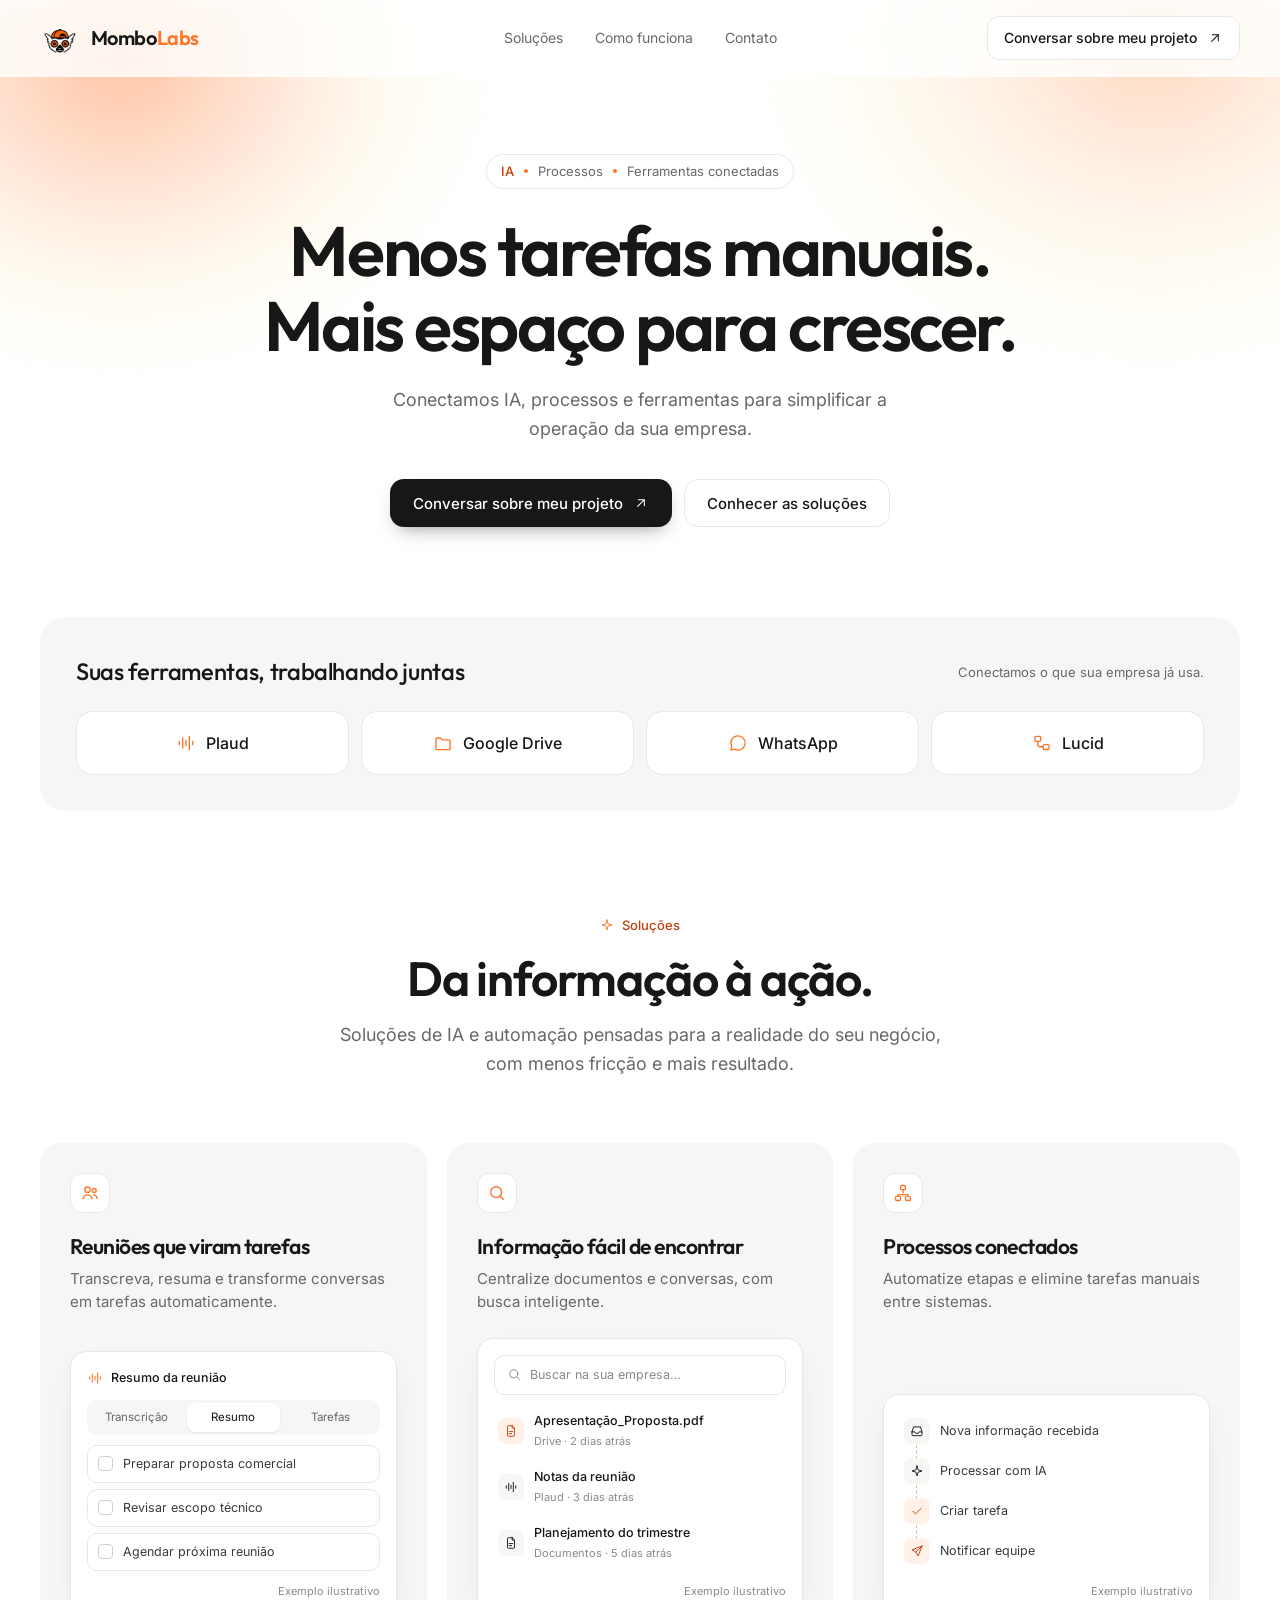
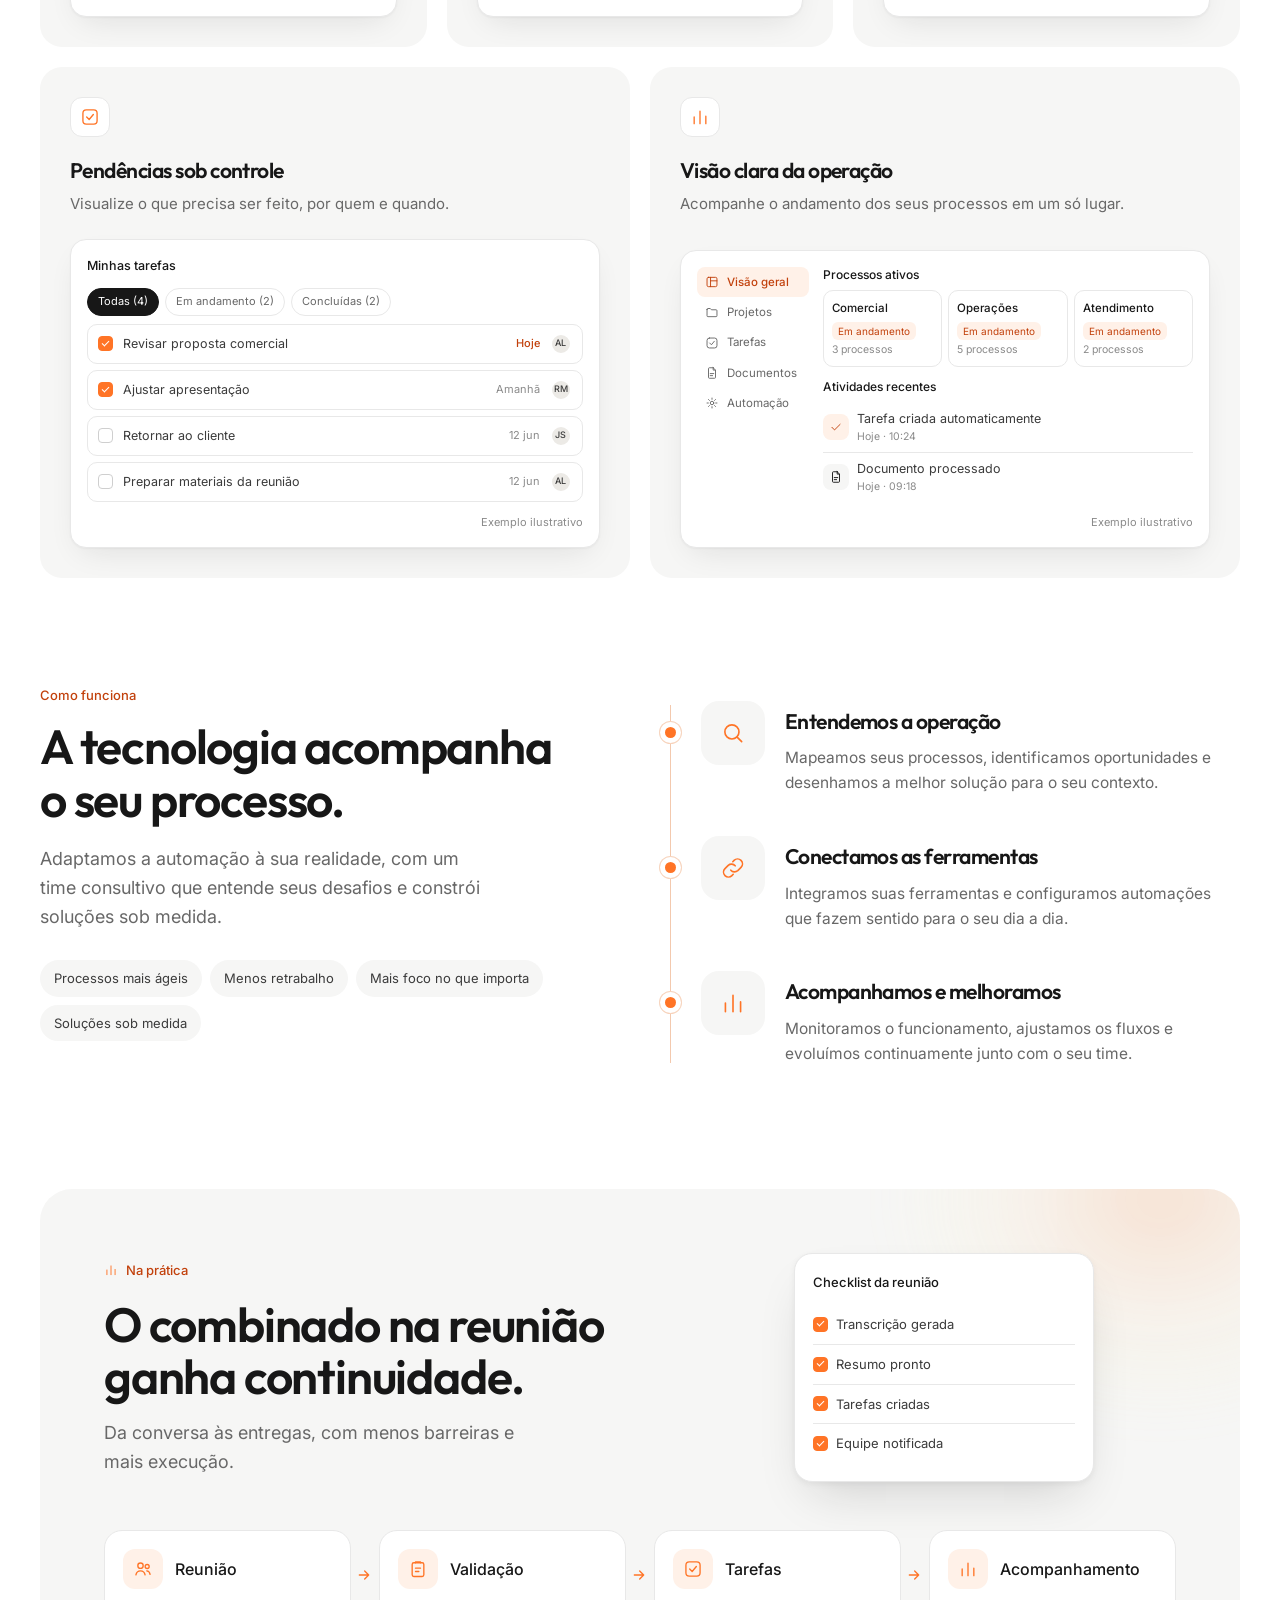
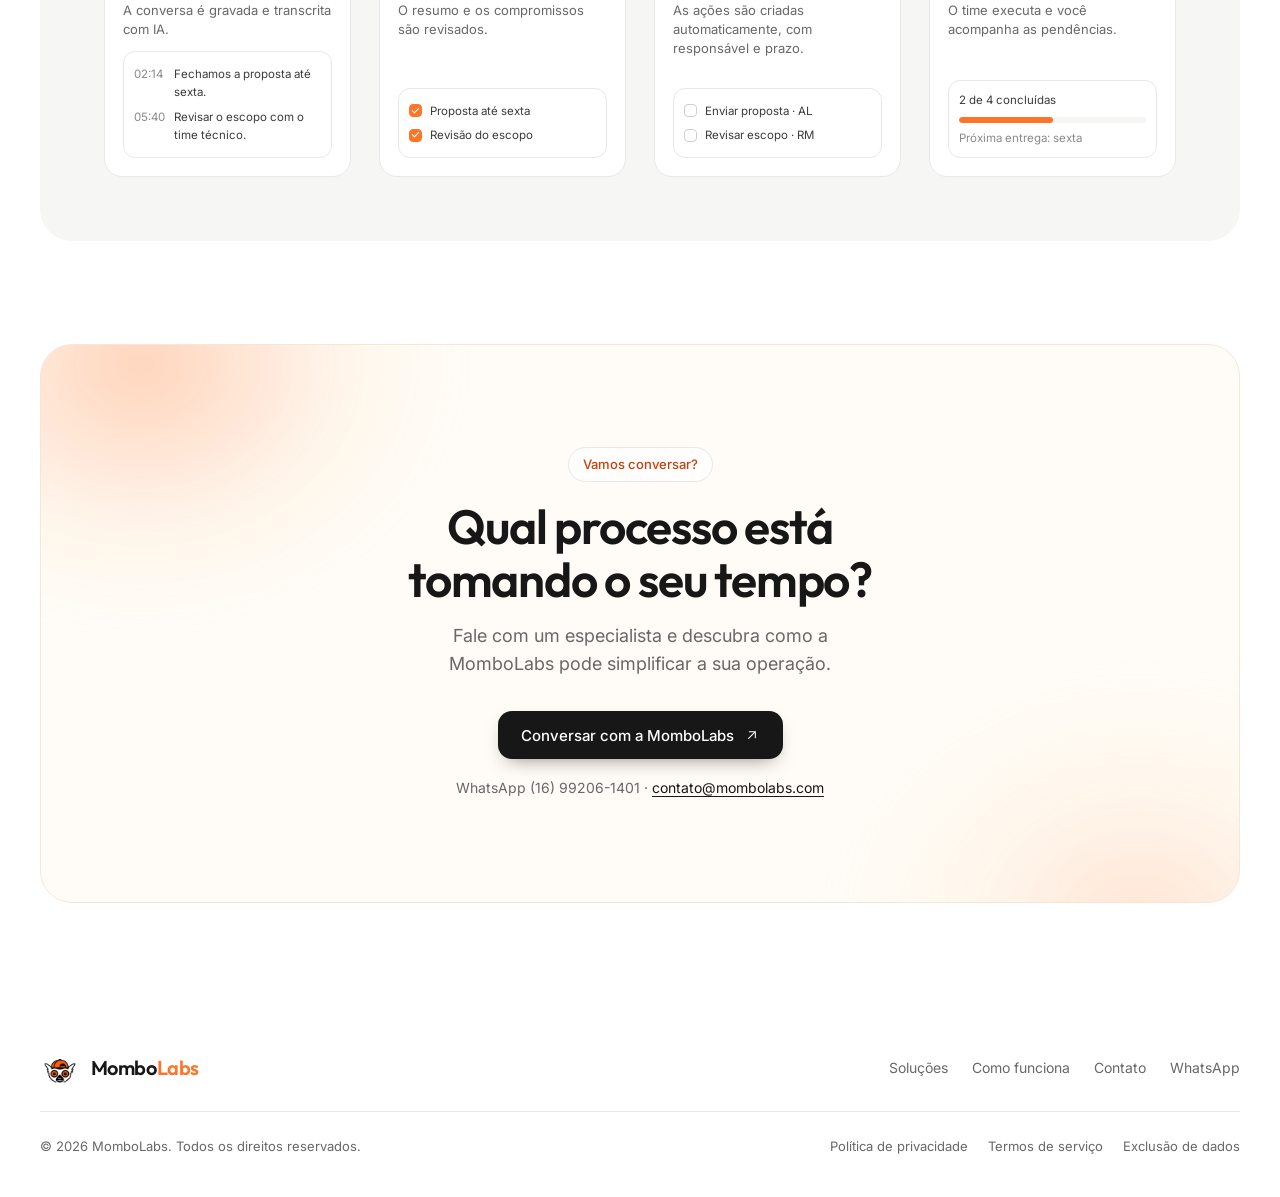
<file: index.html>
<!DOCTYPE html>
<html lang="pt-BR">
<head>
<meta charset="utf-8">
<meta name="viewport" content="width=device-width, initial-scale=1">
<title>MomboLabs — Menos tarefas manuais. Mais espaço para crescer.</title>
<meta name="description" content="A MomboLabs conecta IA, processos e ferramentas para simplificar a operação da sua empresa: reuniões que viram tarefas, informação fácil de encontrar e processos conectados.">
<meta name="theme-color" content="#FFFFFF">
<link rel="icon" type="image/png" href="./favicon.png">
<link rel="apple-touch-icon" href="./apple-touch-icon.png">
<link rel="canonical" href="https://mombolabs.com/">
<meta property="og:type" content="website">
<meta property="og:url" content="https://mombolabs.com/">
<meta property="og:locale" content="pt_BR">
<meta property="og:title" content="MomboLabs — Menos tarefas manuais. Mais espaço para crescer.">
<meta property="og:description" content="Conectamos IA, processos e ferramentas para simplificar a operação da sua empresa.">
<meta property="og:image" content="https://mombolabs.com/images/og-image.png">
<meta property="og:image:width" content="1200">
<meta property="og:image:height" content="630">
<meta name="twitter:card" content="summary_large_image">
<meta name="twitter:title" content="MomboLabs — Menos tarefas manuais. Mais espaço para crescer.">
<meta name="twitter:description" content="Conectamos IA, processos e ferramentas para simplificar a operação da sua empresa.">
<meta name="twitter:image" content="https://mombolabs.com/images/og-image.png">
<script type="application/ld+json">
{"@context":"https://schema.org","@type":"ProfessionalService","name":"MomboLabs","url":"https://mombolabs.com/","email":"contato@mombolabs.com","telephone":"+55 16 99206-1401","description":"IA, automação e integração de processos para empresas.","areaServed":"BR"}
</script>
<link rel="preconnect" href="https://fonts.googleapis.com">
<link rel="preconnect" href="https://fonts.gstatic.com" crossorigin>
<link rel="stylesheet" href="https://fonts.googleapis.com/css2?family=Inter:wght@400;500&family=Outfit:wght@500;600&display=swap">
<style>
  :root {
    --bg: #FFFFFF;
    --surface: #F6F6F5;
    --text: #171717;
    --muted: #686868;
    --accent: #FF7426;
    --accent-ink: #C2410C;
    --accent-soft: #FFF1E8;
    --border: #E8E8E8;
    --font-display: "Outfit", system-ui, sans-serif;
    --font-body: "Inter", system-ui, sans-serif;
    --container: 1200px;
    --gutter: 24px;
    --section-y: clamp(56px, 8vw, 120px);
    --radius-card: 22px;
    --radius-ui: 14px;
    --shadow-ui: 0 1px 2px rgba(23,23,23,.04), 0 12px 32px -12px rgba(23,23,23,.12);
    --shadow-float: 0 2px 6px rgba(23,23,23,.05), 0 24px 48px -18px rgba(23,23,23,.18);
    --ease: cubic-bezier(.2,.7,.2,1);
    --dur: 200ms;
  }
  *, *::before, *::after { box-sizing: border-box; }
  html { scroll-behavior: smooth; -webkit-text-size-adjust: 100%; }
  body { margin: 0; background: var(--bg); color: var(--text); font-family: var(--font-body); font-size: 17px; line-height: 1.6; -webkit-font-smoothing: antialiased; overflow-x: clip; }
  img, svg { display: block; }
  a { color: inherit; }
  h1, h2, h3, h4 { font-family: var(--font-display); font-weight: 600; letter-spacing: -0.025em; margin: 0; color: var(--text); text-wrap: balance; }
  p { margin: 0; }
  ul, ol { margin: 0; padding: 0; list-style: none; }
  :focus-visible { outline: 2px solid var(--accent-ink); outline-offset: 3px; border-radius: 6px; }
  ::selection { background: var(--accent-soft); color: var(--text); }

  .container { width: 100%; max-width: calc(var(--container) + var(--gutter) * 2); margin: 0 auto; padding: 0 var(--gutter); }
  .section { padding-block: var(--section-y); }
  .eyebrow { display: inline-flex; align-items: center; gap: 8px; font-size: 13px; font-weight: 500; color: var(--accent-ink); }
  .eyebrow svg { color: var(--accent); }
  .h2 { font-size: clamp(30px, 1rem + 2.6vw, 48px); line-height: 1.1; }
  .lead { color: var(--muted); font-size: clamp(16px, .9rem + .3vw, 18px); line-height: 1.6; }
  .section-head { text-align: center; max-width: 640px; margin: 0 auto clamp(40px, 5vw, 64px); }
  .section-head .h2 { margin: 12px 0 16px; }
  .ico { width: 20px; height: 20px; fill: none; stroke: currentColor; stroke-width: 1.6; stroke-linecap: round; stroke-linejoin: round; flex-shrink: 0; }

  /* Botões */
  .btn { display: inline-flex; align-items: center; justify-content: center; gap: 10px; min-height: 48px; padding: 0 22px; border-radius: var(--radius-ui); font: 500 15px/1 var(--font-body); text-decoration: none; cursor: pointer; border: 1px solid transparent; transition: background var(--dur) var(--ease), border-color var(--dur) var(--ease), transform var(--dur) var(--ease), box-shadow var(--dur) var(--ease); }
  .btn .ico { width: 16px; height: 16px; }
  .btn-dark { background: var(--text); color: #fff; box-shadow: 0 8px 20px -10px rgba(23,23,23,.6); }
  .btn-dark:hover { background: #000; transform: translateY(-1px); }
  .btn-light { background: #fff; color: var(--text); border-color: var(--border); }
  .btn-light:hover { border-color: #CFCFCF; background: #FCFCFB; transform: translateY(-1px); }
  .btn-sm { min-height: 44px; padding: 0 16px; font-size: 14px; border-radius: 12px; }

  /* Reflexos de luz */
  .glow { position: absolute; pointer-events: none; z-index: 0; filter: blur(20px); }
  .glow-l { top: -260px; left: -260px; width: 760px; height: 640px; background: radial-gradient(closest-side, rgba(255,116,38,.42), rgba(255,170,120,.26) 45%, rgba(255,226,150,.14) 70%, transparent); }
  .glow-r { top: -300px; right: -280px; width: 820px; height: 680px; background: radial-gradient(closest-side, rgba(255,150,80,.36), rgba(255,205,160,.24) 45%, rgba(255,236,170,.14) 70%, transparent); }

  /* Cabeçalho */
  .header { position: sticky; top: 0; z-index: 50; background: rgba(255,255,255,.82); backdrop-filter: saturate(1.4) blur(12px); -webkit-backdrop-filter: saturate(1.4) blur(12px); border-bottom: 1px solid transparent; transition: border-color var(--dur) var(--ease); }
  .header.is-scrolled { border-bottom-color: var(--border); }
  .header-inner { display: grid; grid-template-columns: 1fr auto 1fr; align-items: center; gap: 16px; height: 76px; }
  .brand { display: inline-flex; align-items: center; gap: 10px; text-decoration: none; justify-self: start; }
  .brand img { height: 30px; width: auto; }
  .brand span { font: 600 20px/1 var(--font-display); letter-spacing: -0.02em; }
  .brand b { font-weight: 600; color: var(--accent); }
  .nav { display: flex; gap: 4px; }
  .nav a { font-size: 14px; color: var(--muted); text-decoration: none; padding: 10px 14px; border-radius: 10px; transition: color var(--dur) var(--ease), background var(--dur) var(--ease); }
  .nav a:hover { color: var(--text); background: var(--surface); }
  .header .btn { justify-self: end; }

  /* Hero */
  .hero { position: relative; overflow: hidden; padding: clamp(40px, 6vw, 88px) 0 clamp(56px, 7vw, 104px); margin-top: -76px; padding-top: calc(76px + clamp(40px, 6vw, 88px)); }
  .hero .container { position: static; }
  .hero-copy { position: relative; z-index: 2; }
  .hero-copy { max-width: 760px; margin: 0 auto; text-align: center; }
  .pill { display: inline-flex; align-items: center; gap: 10px; padding: 6px 14px; border-radius: 999px; background: rgba(255,255,255,.75); border: 1px solid var(--border); font-size: 13px; color: var(--muted); }
  .pill i { width: 4px; height: 4px; border-radius: 50%; background: var(--accent); }
  .pill .tag { color: var(--accent-ink); font-weight: 500; }
  .hero h1 { font-size: clamp(38px, 1.2rem + 4.6vw, 70px); line-height: 1.08; letter-spacing: -0.035em; margin: 24px 0 22px; }
  .hero h1 span { display: block; }
  .hero .lead { max-width: 520px; margin: 0 auto 36px; }
  .hero-ctas { display: flex; gap: 12px; justify-content: center; flex-wrap: wrap; }

  .float { position: absolute; z-index: 1; width: 236px; background: #fff; border: 1px solid var(--border); border-radius: 18px; padding: 16px; box-shadow: var(--shadow-float); font-size: 12px; }
  .float-l { left: max(24px, calc(50% - 690px)); top: 210px; transform: perspective(900px) rotateY(10deg) rotate(-5deg); }
  .float-r { right: max(24px, calc(50% - 690px)); top: 170px; transform: perspective(900px) rotateY(-10deg) rotate(4deg); }
  .float-top { display: flex; align-items: center; gap: 10px; margin-bottom: 12px; }
  .badge-ico { width: 32px; height: 32px; border-radius: 10px; display: grid; place-items: center; background: var(--accent); color: #fff; }
  .badge-ico .ico { width: 16px; height: 16px; }
  .float strong { display: block; font: 500 13px/1.3 var(--font-body); }
  .float small { color: var(--muted); font-size: 11px; }
  .checks li { display: flex; align-items: center; gap: 8px; padding: 6px 0; color: #3B3B3B; }
  .cb { width: 15px; height: 15px; border-radius: 4px; border: 1.5px solid #CFCFCF; flex-shrink: 0; display: grid; place-items: center; }
  .cb.on { background: var(--accent); border-color: var(--accent); }
  .cb.on::after { content: ""; width: 7px; height: 4px; border-left: 1.6px solid #fff; border-bottom: 1.6px solid #fff; transform: rotate(-45deg) translate(1px, -1px); }
  .float-foot { display: flex; align-items: center; justify-content: space-between; margin-top: 10px; }
  .avatars { display: flex; }
  .avatars span { width: 24px; height: 24px; border-radius: 50%; border: 2px solid #fff; margin-left: -6px; display: grid; place-items: center; font-size: 9px; font-weight: 500; color: #3B3B3B; background: #ECEAE6; }
  .avatars span:first-child { margin-left: 0; }
  .avatars span:nth-child(2) { background: #FBE3D3; }
  .avatars span:nth-child(3) { background: #E4E6EA; }
  .mic { width: 34px; height: 34px; border-radius: 50%; display: grid; place-items: center; color: var(--accent); background: var(--accent-soft); }
  .mic .ico { width: 16px; height: 16px; }
  .flow-list li { display: flex; align-items: center; gap: 10px; padding: 8px; border-radius: 10px; border: 1px solid var(--border); margin-top: 6px; color: #3B3B3B; }
  .mini-ico { width: 26px; height: 26px; border-radius: 8px; display: grid; place-items: center; background: var(--surface); color: var(--text); flex-shrink: 0; }
  .mini-ico .ico { width: 14px; height: 14px; }
  .mini-ico.ok { background: var(--accent-soft); color: var(--accent-ink); }

  /* Integrações */
  .integrations { padding-bottom: var(--section-y); }
  .int-band { background: var(--surface); border-radius: 26px; padding: clamp(24px, 3vw, 36px); display: grid; grid-template-columns: 1fr auto; gap: 20px 32px; align-items: center; }
  .int-band h2 { font-size: clamp(20px, 1rem + .6vw, 24px); font-weight: 500; letter-spacing: -0.015em; }
  .int-band > p { font-size: 13px; color: var(--muted); justify-self: end; }
  .tools { grid-column: 1 / -1; display: grid; grid-template-columns: repeat(4, 1fr); gap: 12px; }
  .tool { display: flex; align-items: center; justify-content: center; gap: 10px; min-height: 64px; padding: 0 16px; background: #fff; border: 1px solid var(--border); border-radius: 16px; font: 500 16px/1 var(--font-body); }
  .tool .ico { color: var(--accent); }

  /* Soluções */
  .grid-sol { display: grid; grid-template-columns: repeat(6, 1fr); gap: 20px; }
  .card { background: var(--surface); border-radius: var(--radius-card); padding: clamp(22px, 2.4vw, 30px); display: flex; flex-direction: column; transition: transform var(--dur) var(--ease), box-shadow var(--dur) var(--ease); }
  .card:hover { transform: translateY(-3px); box-shadow: 0 18px 40px -26px rgba(23,23,23,.35); }
  .grid-sol .card { grid-column: span 2; }
  .grid-sol .card.wide { grid-column: span 3; }
  .card-ico { width: 40px; height: 40px; border-radius: 12px; background: #fff; border: 1px solid var(--border); display: grid; place-items: center; color: var(--accent); margin-bottom: 20px; }
  .card h3 { font-size: clamp(20px, 1rem + .4vw, 22px); line-height: 1.25; margin-bottom: 8px; }
  .card > p { color: var(--muted); font-size: 15px; line-height: 1.55; margin-bottom: 24px; }

  .ui { margin-top: auto; background: #fff; border: 1px solid var(--border); border-radius: 16px; padding: 16px; box-shadow: var(--shadow-ui); font-size: 12.5px; color: #3B3B3B; }
  .ui-title { display: flex; align-items: center; gap: 8px; font-weight: 500; color: var(--text); margin-bottom: 12px; }
  .ui-title .ico { width: 16px; height: 16px; color: var(--accent); }
  .ui-note { display: block; text-align: right; font-size: 11px; color: #8A8A8A; margin-top: 12px; }
  .tabs { display: flex; gap: 4px; padding: 3px; background: var(--surface); border-radius: 10px; margin-bottom: 10px; }
  .tabs span { flex: 1; text-align: center; padding: 5px 6px; border-radius: 8px; color: var(--muted); font-size: 11.5px; }
  .tabs span.on { background: #fff; color: var(--text); box-shadow: 0 1px 2px rgba(0,0,0,.08); }
  .rows li { display: flex; align-items: center; gap: 10px; padding: 8px 10px; border: 1px solid var(--border); border-radius: 10px; margin-top: 6px; }
  .rows li .meta { margin-left: auto; color: #8A8A8A; font-size: 11px; white-space: nowrap; }
  .rows li .meta.hot { color: var(--accent-ink); font-weight: 500; }
  .rows .avatars span { width: 22px; height: 22px; }
  .search { display: flex; align-items: center; gap: 8px; padding: 9px 12px; border: 1px solid var(--border); border-radius: 10px; color: #8A8A8A; margin-bottom: 8px; }
  .search .ico { width: 15px; height: 15px; }
  .doc { display: flex; align-items: center; gap: 10px; padding: 8px 4px; }
  .doc b { display: block; font-weight: 500; color: var(--text); }
  .doc small { color: #8A8A8A; font-size: 11px; }
  .vflow { position: relative; padding-left: 4px; }
  .vflow li { position: relative; display: flex; align-items: center; gap: 10px; padding: 7px 0; }
  .vflow li:not(:last-child)::after { content: ""; position: absolute; left: 12px; top: 34px; height: 14px; border-left: 1.5px dashed #F5B48D; }
  .pills { display: flex; gap: 6px; margin-bottom: 8px; flex-wrap: wrap; }
  .pills span { padding: 4px 10px; border-radius: 999px; border: 1px solid var(--border); font-size: 11px; color: var(--muted); }
  .pills span.on { background: var(--text); border-color: var(--text); color: #fff; }
  .dash { display: grid; grid-template-columns: 112px 1fr; gap: 14px; }
  .side li { display: flex; align-items: center; gap: 8px; padding: 6px 8px; border-radius: 8px; color: var(--muted); font-size: 11.5px; }
  .side li .ico { width: 14px; height: 14px; }
  .side li.on { background: var(--accent-soft); color: var(--accent-ink); font-weight: 500; }
  .dash h4 { font: 500 12px/1.3 var(--font-body); letter-spacing: 0; margin-bottom: 8px; }
  .procs { display: grid; grid-template-columns: repeat(3, 1fr); gap: 6px; margin-bottom: 12px; }
  .procs div { border: 1px solid var(--border); border-radius: 10px; padding: 8px; }
  .procs b { display: block; font-weight: 500; color: var(--text); font-size: 11.5px; }
  .status { display: inline-block; margin: 4px 0 2px; padding: 1px 6px; border-radius: 6px; background: var(--accent-soft); color: var(--accent-ink); font-size: 10px; }
  .procs small { display: block; color: #8A8A8A; font-size: 10.5px; }
  .act li { display: flex; align-items: center; gap: 8px; padding: 6px 0; border-top: 1px solid var(--border); }
  .act li:first-child { border-top: 0; }
  .act small { display: block; color: #8A8A8A; font-size: 10.5px; }

  /* Método */
  .method { display: grid; grid-template-columns: 1fr 1.05fr; gap: clamp(40px, 6vw, 96px); align-items: start; }
  .method-copy { position: sticky; top: 120px; }
  .method-copy .h2 { margin: 12px 0 20px; }
  .method-copy .lead { max-width: 440px; margin-bottom: 28px; }
  .tags { display: flex; flex-wrap: wrap; gap: 8px; }
  .tags span { padding: 8px 14px; border-radius: 999px; background: var(--surface); font-size: 13px; color: #3B3B3B; }
  .steps { position: relative; }
  .steps::before { content: ""; position: absolute; left: 5px; top: 24px; bottom: 24px; border-left: 1px solid #F3C9AE; }
  .step { position: relative; display: grid; grid-template-columns: 64px 1fr; gap: 20px; padding: 20px 0 20px 36px; }
  .step::before { content: ""; position: absolute; left: 0; top: 46px; width: 11px; height: 11px; border-radius: 50%; background: var(--accent); box-shadow: 0 0 0 5px #fff, 0 0 0 6px #F7D3BC; }
  .step-ico { width: 64px; height: 64px; border-radius: 18px; background: var(--surface); display: grid; place-items: center; color: var(--accent); }
  .step-ico .ico { width: 26px; height: 26px; stroke-width: 1.5; }
  .step h3 { font-size: clamp(20px, 1rem + .4vw, 22px); margin: 4px 0 8px; }
  .step p { color: var(--muted); font-size: 15.5px; }

  /* Na prática */
  .practice { position: relative; overflow: hidden; background: var(--surface); border-radius: 32px; padding: clamp(28px, 5vw, 64px); }
  .practice .glow { top: -220px; right: -200px; width: 560px; height: 460px; opacity: .55; }
  .practice-top { position: relative; z-index: 1; display: grid; grid-template-columns: 1.1fr .9fr; gap: 40px; align-items: center; margin-bottom: clamp(32px, 4vw, 48px); }
  .practice-top .h2 { margin: 12px 0 16px; max-width: 520px; }
  .practice-top .lead { max-width: 440px; }
  .checklist { justify-self: center; width: min(100%, 300px); transform: rotate(-3deg); background: #fff; border: 1px solid var(--border); border-radius: 18px; padding: 18px; box-shadow: var(--shadow-float); font-size: 13px; }
  .checklist .checks li { border-top: 1px solid var(--border); padding: 9px 0; }
  .checklist .checks li:first-child { border-top: 0; }
  .pflow { position: relative; z-index: 1; display: grid; grid-template-columns: repeat(4, 1fr); gap: 28px; }
  .pstep { position: relative; background: #fff; border: 1px solid var(--border); border-radius: 18px; padding: 18px; display: flex; flex-direction: column; gap: 12px; }
  .pstep:not(:last-child)::after { content: ""; position: absolute; right: -22px; top: 36px; width: 16px; height: 16px; background: no-repeat center / 16px url("data:image/svg+xml,%3Csvg xmlns='http://www.w3.org/2000/svg' viewBox='0 0 24 24' fill='none' stroke='%23FF7426' stroke-width='2' stroke-linecap='round' stroke-linejoin='round'%3E%3Cpath d='M5 12h14M13 6l6 6-6 6'/%3E%3C/svg%3E"); }
  .pstep-head { display: flex; align-items: center; gap: 12px; }
  .pstep-head .card-ico { margin: 0; width: 40px; height: 40px; background: var(--accent-soft); border: 0; }
  .pstep h3 { font: 500 16px/1.25 var(--font-body); letter-spacing: 0; }
  .pstep p { font-size: 13px; color: var(--muted); line-height: 1.45; }
  .pvis { margin-top: auto; border: 1px solid var(--border); border-radius: 12px; padding: 10px; font-size: 11.5px; color: #3B3B3B; }
  .tline { display: grid; grid-template-columns: 34px 1fr; gap: 6px; padding: 3px 0; }
  .tline span:first-child { color: #8A8A8A; }
  .bar { height: 6px; border-radius: 999px; background: var(--surface); overflow: hidden; margin: 8px 0 6px; }
  .bar i { display: block; height: 100%; width: 50%; background: var(--accent); border-radius: inherit; }
  .pvis .checks li { padding: 3px 0; }
  .pvis .cb { width: 13px; height: 13px; }

  /* Contato */
  .cta { position: relative; overflow: hidden; border-radius: 32px; background: #FFFBF7; border: 1px solid #F6E6DA; padding: clamp(56px, 8vw, 104px) 24px; text-align: center; }
  .cta .glow-l { top: -240px; left: -220px; width: 640px; height: 520px; opacity: .7; }
  .cta .glow-r { top: auto; bottom: -280px; right: -220px; width: 640px; height: 520px; opacity: .6; }
  .cta > :not(.glow) { position: relative; z-index: 1; }
  .cta .h2 { max-width: 620px; margin: 18px auto 16px; }
  .cta .lead { max-width: 480px; margin: 0 auto 32px; }
  .cta-alt { margin-top: 18px; font-size: 14px; color: var(--muted); }
  .cta-alt a { color: var(--text); text-underline-offset: 3px; }

  /* Rodapé */
  .footer { padding: 48px 0 40px; }
  .footer-top { display: flex; align-items: center; justify-content: space-between; gap: 24px; flex-wrap: wrap; padding-bottom: 28px; border-bottom: 1px solid var(--border); }
  .footer-nav { display: flex; gap: 8px 24px; flex-wrap: wrap; }
  .footer a.fl { font-size: 14px; color: var(--muted); text-decoration: none; transition: color var(--dur) var(--ease); }
  .footer a.fl:hover { color: var(--text); }
  .footer-bottom { display: flex; justify-content: space-between; gap: 12px 24px; flex-wrap: wrap; padding-top: 24px; font-size: 13px; color: var(--muted); }
  .footer-bottom nav { display: flex; gap: 8px 20px; flex-wrap: wrap; }
  .footer-bottom a.fl { font-size: 13px; }

  /* Revelação ao rolar (só com JS) */
  .js .reveal { opacity: 0; transform: translateY(16px); transition: opacity 600ms var(--ease), transform 600ms var(--ease); }
  .js .reveal.in { opacity: 1; transform: none; }

  /* Responsivo */
  @media (max-width: 1320px) {
    .float { display: none; }
  }
  @media (max-width: 960px) {
    .grid-sol { grid-template-columns: repeat(2, 1fr); }
    .grid-sol .card, .grid-sol .card.wide { grid-column: span 1; }
    .grid-sol .card.wide:last-child { grid-column: 1 / -1; }
    .method, .practice-top { grid-template-columns: 1fr; }
    .method-copy { position: static; }
    .pflow { grid-template-columns: repeat(2, 1fr); }
    .pstep:nth-child(2)::after { display: none; }
    .tools { grid-template-columns: repeat(2, 1fr); }
  }
  @media (max-width: 760px) {
    :root { --gutter: 16px; }
    .nav { display: none; }
    .header-inner { grid-template-columns: 1fr auto; height: 64px; }
    .hero { margin-top: -64px; padding-top: calc(64px + 40px); }
    .cta-long { display: none; }
    .int-band { grid-template-columns: 1fr; }
    .int-band > p { justify-self: start; }
    .grid-sol { grid-template-columns: 1fr; }
    .grid-sol .card.wide:last-child { grid-column: auto; }
    .dash { grid-template-columns: 1fr; }
    .side { display: none; }
    .pflow { grid-template-columns: 1fr; gap: 24px; }
    .pstep::after { display: block !important; right: auto; left: 50%; top: auto; bottom: -21px; transform: translateX(-50%) rotate(90deg); }
    .pstep:last-child::after { display: none !important; }
    .checklist { transform: none; justify-self: start; }
    .step { grid-template-columns: 52px 1fr; gap: 16px; padding-left: 30px; }
    .step-ico { width: 52px; height: 52px; border-radius: 14px; }
    .step::before { top: 40px; }
    .hero-ctas .btn { width: 100%; }
    .practice, .cta { border-radius: 24px; }
  }
  @media (max-width: 420px) {
    .tools { grid-template-columns: 1fr; }
    .procs { grid-template-columns: 1fr; }
  }
  @media (min-width: 761px) { .cta-short { display: none; } }
  @media (prefers-reduced-motion: reduce) {
    html { scroll-behavior: auto; }
    *, *::before, *::after { transition: none !important; animation: none !important; }
    .js .reveal { opacity: 1; transform: none; }
  }
</style>
<script>document.documentElement.classList.add('js');</script>
</head>
<body>

<!-- Ícones de traço fino -->
<svg width="0" height="0" style="position:absolute" aria-hidden="true">
  <defs>
    <symbol id="i-arrow" viewBox="0 0 24 24"><path d="M7 17 17 7M8 7h9v9"/></symbol>
    <symbol id="i-right" viewBox="0 0 24 24"><path d="M5 12h14M13 6l6 6-6 6"/></symbol>
    <symbol id="i-users" viewBox="0 0 24 24"><circle cx="9" cy="8" r="3.2"/><path d="M3.5 19c.6-3 2.8-4.8 5.5-4.8s4.9 1.8 5.5 4.8"/><circle cx="17" cy="9" r="2.4"/><path d="M16.5 14.3c2.2.2 3.6 1.7 4 4.2"/></symbol>
    <symbol id="i-search" viewBox="0 0 24 24"><circle cx="11" cy="11" r="6.5"/><path d="m20 20-4.2-4.2"/></symbol>
    <symbol id="i-network" viewBox="0 0 24 24"><rect x="9" y="3" width="6" height="5" rx="1.5"/><rect x="3" y="16" width="6" height="5" rx="1.5"/><rect x="15" y="16" width="6" height="5" rx="1.5"/><path d="M12 8v4M6 16v-2h12v2"/></symbol>
    <symbol id="i-check-square" viewBox="0 0 24 24"><rect x="3.5" y="3.5" width="17" height="17" rx="4"/><path d="m8 12 3 3 5-6"/></symbol>
    <symbol id="i-chart" viewBox="0 0 24 24"><path d="M5 20V12M12 20V5M19 20v-9"/></symbol>
    <symbol id="i-video" viewBox="0 0 24 24"><rect x="3" y="6" width="13" height="12" rx="3"/><path d="m16 10.5 5-3v9l-5-3"/></symbol>
    <symbol id="i-mic" viewBox="0 0 24 24"><rect x="9" y="3" width="6" height="11" rx="3"/><path d="M5.5 11a6.5 6.5 0 0 0 13 0M12 17.5V21"/></symbol>
    <symbol id="i-bolt" viewBox="0 0 24 24"><path d="M13 3 5 13.5h6L10 21l8-10.5h-6L13 3Z"/></symbol>
    <symbol id="i-file" viewBox="0 0 24 24"><path d="M14 3H7.5A1.5 1.5 0 0 0 6 4.5v15A1.5 1.5 0 0 0 7.5 21h9a1.5 1.5 0 0 0 1.5-1.5V7l-4-4Z"/><path d="M14 3v4h4M9 13h6M9 16.5h4"/></symbol>
    <symbol id="i-check" viewBox="0 0 24 24"><path d="m5 12.5 4.5 4.5L19 7.5"/></symbol>
    <symbol id="i-send" viewBox="0 0 24 24"><path d="M20.5 3.5 10 14M20.5 3.5 14 20.5l-4-6.5-6.5-4 17-6.5Z"/></symbol>
    <symbol id="i-link" viewBox="0 0 24 24"><path d="M10 14a4.5 4.5 0 0 0 6.4.4l3-3a4.5 4.5 0 0 0-6.4-6.4l-1.2 1.2"/><path d="M14 10a4.5 4.5 0 0 0-6.4-.4l-3 3a4.5 4.5 0 0 0 6.4 6.4l1.2-1.2"/></symbol>
    <symbol id="i-wave" viewBox="0 0 24 24"><path d="M4 10v4M8 6v12M12 9v6M16 4v16M20 10v4"/></symbol>
    <symbol id="i-folder" viewBox="0 0 24 24"><path d="M3.5 7.5A1.5 1.5 0 0 1 5 6h4l2 2.2h8A1.5 1.5 0 0 1 20.5 9.7v8.8A1.5 1.5 0 0 1 19 20H5a1.5 1.5 0 0 1-1.5-1.5v-11Z"/></symbol>
    <symbol id="i-chat" viewBox="0 0 24 24"><path d="M12 3.5a8.5 8.5 0 0 0-7.4 12.7L3.5 20.5l4.4-1.1A8.5 8.5 0 1 0 12 3.5Z"/></symbol>
    <symbol id="i-diagram" viewBox="0 0 24 24"><rect x="3.5" y="4" width="7" height="6" rx="1.5"/><rect x="13.5" y="14" width="7" height="6" rx="1.5"/><path d="M7 10v4.5a2 2 0 0 0 2 2h4.5"/></symbol>
    <symbol id="i-layout" viewBox="0 0 24 24"><rect x="3.5" y="4" width="17" height="16" rx="2.5"/><path d="M9.5 4v16M9.5 10h11"/></symbol>
    <symbol id="i-gear" viewBox="0 0 24 24"><circle cx="12" cy="12" r="3"/><path d="M12 3.5v2.2M12 18.3v2.2M20.5 12h-2.2M5.7 12H3.5M18 6l-1.6 1.6M7.6 16.4 6 18M18 18l-1.6-1.6M7.6 7.6 6 6"/></symbol>
    <symbol id="i-inbox" viewBox="0 0 24 24"><path d="M3.5 13.5 6 5h12l2.5 8.5v5A1.5 1.5 0 0 1 19 20H5a1.5 1.5 0 0 1-1.5-1.5v-5Z"/><path d="M3.5 13.5h5l1.5 2.5h4l1.5-2.5h5"/></symbol>
    <symbol id="i-sparkle" viewBox="0 0 24 24"><path d="M12 3.5 13.8 10l6.7 2-6.7 2L12 20.5 10.2 14l-6.7-2 6.7-2L12 3.5Z"/></symbol>
    <symbol id="i-clipboard" viewBox="0 0 24 24"><rect x="5" y="4.5" width="14" height="16.5" rx="2"/><path d="M9 4.5V3.5h6v1M9 11h6M9 15h4"/></symbol>
  </defs>
</svg>

<header class="header" id="topo">
  <div class="container header-inner">
    <a class="brand" href="#inicio" aria-label="MomboLabs — início">
      <img src="./images/mombolabs-mark.webp" alt="" width="41" height="30">
      <span aria-hidden="true">Mombo<b>Labs</b></span>
    </a>
    <nav class="nav" aria-label="Principal">
      <a href="#solucoes">Soluções</a>
      <a href="#como-funciona">Como funciona</a>
      <a href="#contato">Contato</a>
    </nav>
    <a class="btn btn-light btn-sm" data-wa href="https://wa.me/5516992061401" target="_blank" rel="noopener">
      <span class="cta-long">Conversar sobre meu projeto</span><span class="cta-short">Conversar</span>
      <svg class="ico" aria-hidden="true"><use href="#i-arrow"/></svg>
    </a>
  </div>
</header>

<main>
  <!-- 01 Abertura -->
  <section class="hero" id="inicio">
    <div class="glow glow-l" aria-hidden="true"></div>
    <div class="glow glow-r" aria-hidden="true"></div>
    <div class="container">
      <div class="float float-l" aria-hidden="true">
        <div class="float-top">
          <span class="badge-ico"><svg class="ico"><use href="#i-video"/></svg></span>
          <div><strong>Reunião com time</strong><small>Hoje · 10:00 – 11:00</small></div>
        </div>
        <ul class="checks">
          <li><span class="cb on"></span>Alinhar projeto</li>
          <li><span class="cb on"></span>Definir próximos passos</li>
          <li><span class="cb"></span>Compartilhar materiais</li>
        </ul>
        <div class="float-foot">
          <div class="avatars"><span>AL</span><span>RM</span><span>JS</span></div>
          <span class="mic"><svg class="ico"><use href="#i-mic"/></svg></span>
        </div>
      </div>

      <div class="float float-r" aria-hidden="true">
        <div class="float-top" style="justify-content: space-between">
          <strong>Fluxo automatizado</strong>
          <span class="mic"><svg class="ico"><use href="#i-bolt"/></svg></span>
        </div>
        <ul class="flow-list">
          <li><span class="mini-ico"><svg class="ico"><use href="#i-file"/></svg></span>Transcrever reunião</li>
          <li><span class="mini-ico ok"><svg class="ico"><use href="#i-check"/></svg></span>Criar tarefas no projeto</li>
          <li><span class="mini-ico"><svg class="ico"><use href="#i-send"/></svg></span>Notificar equipe</li>
        </ul>
      </div>

      <div class="hero-copy">
        <span class="pill"><span class="tag">IA</span><i></i>Processos<i></i>Ferramentas conectadas</span>
        <h1><span>Menos tarefas manuais.</span><span>Mais espaço para crescer.</span></h1>
        <p class="lead">Conectamos IA, processos e ferramentas para simplificar a operação da sua empresa.</p>
        <div class="hero-ctas">
          <a class="btn btn-dark" data-wa href="https://wa.me/5516992061401" target="_blank" rel="noopener">Conversar sobre meu projeto <svg class="ico" aria-hidden="true"><use href="#i-arrow"/></svg></a>
          <a class="btn btn-light" href="#solucoes">Conhecer as soluções</a>
        </div>
      </div>
    </div>
  </section>

  <!-- 02 Integrações -->
  <section class="integrations" aria-labelledby="int-title">
    <div class="container">
      <div class="int-band reveal">
        <h2 id="int-title">Suas ferramentas, trabalhando juntas</h2>
        <p>Conectamos o que sua empresa já usa.</p>
        <ul class="tools">
          <li class="tool"><svg class="ico" aria-hidden="true"><use href="#i-wave"/></svg>Plaud</li>
          <li class="tool"><svg class="ico" aria-hidden="true"><use href="#i-folder"/></svg>Google Drive</li>
          <li class="tool"><svg class="ico" aria-hidden="true"><use href="#i-chat"/></svg>WhatsApp</li>
          <li class="tool"><svg class="ico" aria-hidden="true"><use href="#i-diagram"/></svg>Lucid</li>
        </ul>
      </div>
    </div>
  </section>

  <!-- 03 Soluções -->
  <section class="section" id="solucoes" style="padding-top: 0" aria-labelledby="sol-title">
    <div class="container">
      <div class="section-head reveal">
        <span class="eyebrow"><svg class="ico" aria-hidden="true" style="width:14px;height:14px"><use href="#i-sparkle"/></svg>Soluções</span>
        <h2 class="h2" id="sol-title">Da informação à ação.</h2>
        <p class="lead">Soluções de IA e automação pensadas para a realidade do seu negócio, com menos fricção e mais resultado.</p>
      </div>

      <div class="grid-sol">
        <article class="card reveal">
          <span class="card-ico"><svg class="ico" aria-hidden="true"><use href="#i-users"/></svg></span>
          <h3>Reuniões que viram tarefas</h3>
          <p>Transcreva, resuma e transforme conversas em tarefas automaticamente.</p>
          <div class="ui" aria-hidden="true">
            <div class="ui-title"><svg class="ico"><use href="#i-wave"/></svg>Resumo da reunião</div>
            <div class="tabs"><span>Transcrição</span><span class="on">Resumo</span><span>Tarefas</span></div>
            <ul class="rows">
              <li><span class="cb"></span>Preparar proposta comercial</li>
              <li><span class="cb"></span>Revisar escopo técnico</li>
              <li><span class="cb"></span>Agendar próxima reunião</li>
            </ul>
            <span class="ui-note">Exemplo ilustrativo</span>
          </div>
        </article>

        <article class="card reveal">
          <span class="card-ico"><svg class="ico" aria-hidden="true"><use href="#i-search"/></svg></span>
          <h3>Informação fácil de encontrar</h3>
          <p>Centralize documentos e conversas, com busca inteligente.</p>
          <div class="ui" aria-hidden="true">
            <div class="search"><svg class="ico"><use href="#i-search"/></svg>Buscar na sua empresa…</div>
            <div class="doc"><span class="mini-ico ok"><svg class="ico"><use href="#i-file"/></svg></span><div><b>Apresentação_Proposta.pdf</b><small>Drive · 2 dias atrás</small></div></div>
            <div class="doc"><span class="mini-ico"><svg class="ico"><use href="#i-wave"/></svg></span><div><b>Notas da reunião</b><small>Plaud · 3 dias atrás</small></div></div>
            <div class="doc"><span class="mini-ico"><svg class="ico"><use href="#i-file"/></svg></span><div><b>Planejamento do trimestre</b><small>Documentos · 5 dias atrás</small></div></div>
            <span class="ui-note">Exemplo ilustrativo</span>
          </div>
        </article>

        <article class="card reveal">
          <span class="card-ico"><svg class="ico" aria-hidden="true"><use href="#i-network"/></svg></span>
          <h3>Processos conectados</h3>
          <p>Automatize etapas e elimine tarefas manuais entre sistemas.</p>
          <div class="ui" aria-hidden="true">
            <ul class="vflow">
              <li><span class="mini-ico"><svg class="ico"><use href="#i-inbox"/></svg></span>Nova informação recebida</li>
              <li><span class="mini-ico"><svg class="ico"><use href="#i-sparkle"/></svg></span>Processar com IA</li>
              <li><span class="mini-ico ok"><svg class="ico"><use href="#i-check"/></svg></span>Criar tarefa</li>
              <li><span class="mini-ico ok"><svg class="ico"><use href="#i-send"/></svg></span>Notificar equipe</li>
            </ul>
            <span class="ui-note">Exemplo ilustrativo</span>
          </div>
        </article>

        <article class="card wide reveal">
          <span class="card-ico"><svg class="ico" aria-hidden="true"><use href="#i-check-square"/></svg></span>
          <h3>Pendências sob controle</h3>
          <p>Visualize o que precisa ser feito, por quem e quando.</p>
          <div class="ui" aria-hidden="true">
            <div class="ui-title">Minhas tarefas</div>
            <div class="pills"><span class="on">Todas (4)</span><span>Em andamento (2)</span><span>Concluídas (2)</span></div>
            <ul class="rows">
              <li><span class="cb on"></span>Revisar proposta comercial<span class="meta hot">Hoje</span><span class="avatars"><span>AL</span></span></li>
              <li><span class="cb on"></span>Ajustar apresentação<span class="meta">Amanhã</span><span class="avatars"><span>RM</span></span></li>
              <li><span class="cb"></span>Retornar ao cliente<span class="meta">12 jun</span><span class="avatars"><span>JS</span></span></li>
              <li><span class="cb"></span>Preparar materiais da reunião<span class="meta">12 jun</span><span class="avatars"><span>AL</span></span></li>
            </ul>
            <span class="ui-note">Exemplo ilustrativo</span>
          </div>
        </article>

        <article class="card wide reveal">
          <span class="card-ico"><svg class="ico" aria-hidden="true"><use href="#i-chart"/></svg></span>
          <h3>Visão clara da operação</h3>
          <p>Acompanhe o andamento dos seus processos em um só lugar.</p>
          <div class="ui" aria-hidden="true">
            <div class="dash">
              <ul class="side">
                <li class="on"><svg class="ico"><use href="#i-layout"/></svg>Visão geral</li>
                <li><svg class="ico"><use href="#i-folder"/></svg>Projetos</li>
                <li><svg class="ico"><use href="#i-check-square"/></svg>Tarefas</li>
                <li><svg class="ico"><use href="#i-file"/></svg>Documentos</li>
                <li><svg class="ico"><use href="#i-gear"/></svg>Automação</li>
              </ul>
              <div>
                <h4>Processos ativos</h4>
                <div class="procs">
                  <div><b>Comercial</b><span class="status">Em andamento</span><small>3 processos</small></div>
                  <div><b>Operações</b><span class="status">Em andamento</span><small>5 processos</small></div>
                  <div><b>Atendimento</b><span class="status">Em andamento</span><small>2 processos</small></div>
                </div>
                <h4>Atividades recentes</h4>
                <ul class="act">
                  <li><span class="mini-ico ok"><svg class="ico"><use href="#i-check"/></svg></span><div>Tarefa criada automaticamente<small>Hoje · 10:24</small></div></li>
                  <li><span class="mini-ico"><svg class="ico"><use href="#i-file"/></svg></span><div>Documento processado<small>Hoje · 09:18</small></div></li>
                </ul>
              </div>
            </div>
            <span class="ui-note">Exemplo ilustrativo</span>
          </div>
        </article>
      </div>
    </div>
  </section>

  <!-- 04 Método -->
  <section class="section" id="como-funciona" style="padding-top: 0" aria-labelledby="met-title">
    <div class="container method">
      <div class="method-copy reveal">
        <span class="eyebrow">Como funciona</span>
        <h2 class="h2" id="met-title">A tecnologia acompanha o seu processo.</h2>
        <p class="lead">Adaptamos a automação à sua realidade, com um time consultivo que entende seus desafios e constrói soluções sob medida.</p>
        <div class="tags"><span>Processos mais ágeis</span><span>Menos retrabalho</span><span>Mais foco no que importa</span><span>Soluções sob medida</span></div>
      </div>
      <ol class="steps">
        <li class="step reveal">
          <span class="step-ico"><svg class="ico" aria-hidden="true"><use href="#i-search"/></svg></span>
          <div><h3>Entendemos a operação</h3><p>Mapeamos seus processos, identificamos oportunidades e desenhamos a melhor solução para o seu contexto.</p></div>
        </li>
        <li class="step reveal">
          <span class="step-ico"><svg class="ico" aria-hidden="true"><use href="#i-link"/></svg></span>
          <div><h3>Conectamos as ferramentas</h3><p>Integramos suas ferramentas e configuramos automações que fazem sentido para o seu dia a dia.</p></div>
        </li>
        <li class="step reveal">
          <span class="step-ico"><svg class="ico" aria-hidden="true"><use href="#i-chart"/></svg></span>
          <div><h3>Acompanhamos e melhoramos</h3><p>Monitoramos o funcionamento, ajustamos os fluxos e evoluímos continuamente junto com o seu time.</p></div>
        </li>
      </ol>
    </div>
  </section>

  <!-- 05 Na prática -->
  <section class="section" style="padding-top: 0" aria-labelledby="pra-title">
    <div class="container">
      <div class="practice">
        <div class="glow glow-r" aria-hidden="true"></div>
        <div class="practice-top">
          <div class="reveal">
            <span class="eyebrow"><svg class="ico" aria-hidden="true" style="width:14px;height:14px"><use href="#i-chart"/></svg>Na prática</span>
            <h2 class="h2" id="pra-title">O combinado na reunião ganha continuidade.</h2>
            <p class="lead">Da conversa às entregas, com menos barreiras e mais execução.</p>
          </div>
          <div class="checklist reveal" aria-hidden="true">
            <div class="ui-title">Checklist da reunião</div>
            <ul class="checks">
              <li><span class="cb on"></span>Transcrição gerada</li>
              <li><span class="cb on"></span>Resumo pronto</li>
              <li><span class="cb on"></span>Tarefas criadas</li>
              <li><span class="cb on"></span>Equipe notificada</li>
            </ul>
          </div>
        </div>

        <ol class="pflow">
          <li class="pstep reveal">
            <div class="pstep-head"><span class="card-ico"><svg class="ico" aria-hidden="true"><use href="#i-users"/></svg></span><h3>Reunião</h3></div>
            <p>A conversa é gravada e transcrita com IA.</p>
            <div class="pvis" aria-hidden="true">
              <div class="tline"><span>02:14</span><span>Fechamos a proposta até sexta.</span></div>
              <div class="tline"><span>05:40</span><span>Revisar o escopo com o time técnico.</span></div>
            </div>
          </li>
          <li class="pstep reveal">
            <div class="pstep-head"><span class="card-ico"><svg class="ico" aria-hidden="true"><use href="#i-clipboard"/></svg></span><h3>Validação</h3></div>
            <p>O resumo e os compromissos são revisados.</p>
            <div class="pvis" aria-hidden="true">
              <ul class="checks">
                <li><span class="cb on"></span>Proposta até sexta</li>
                <li><span class="cb on"></span>Revisão do escopo</li>
              </ul>
            </div>
          </li>
          <li class="pstep reveal">
            <div class="pstep-head"><span class="card-ico"><svg class="ico" aria-hidden="true"><use href="#i-check-square"/></svg></span><h3>Tarefas</h3></div>
            <p>As ações são criadas automaticamente, com responsável e prazo.</p>
            <div class="pvis" aria-hidden="true">
              <ul class="checks">
                <li><span class="cb"></span>Enviar proposta · AL</li>
                <li><span class="cb"></span>Revisar escopo · RM</li>
              </ul>
            </div>
          </li>
          <li class="pstep reveal">
            <div class="pstep-head"><span class="card-ico"><svg class="ico" aria-hidden="true"><use href="#i-chart"/></svg></span><h3>Acompanhamento</h3></div>
            <p>O time executa e você acompanha as pendências.</p>
            <div class="pvis" aria-hidden="true">
              <div>2 de 4 concluídas</div>
              <div class="bar"><i></i></div>
              <div style="color:#8A8A8A">Próxima entrega: sexta</div>
            </div>
          </li>
        </ol>
      </div>
    </div>
  </section>

  <!-- 06 Contato -->
  <section class="section" id="contato" style="padding-top: 0" aria-labelledby="cta-title">
    <div class="container">
      <div class="cta reveal">
        <div class="glow glow-l" aria-hidden="true"></div>
        <div class="glow glow-r" aria-hidden="true"></div>
        <span class="pill"><span class="tag">Vamos conversar?</span></span>
        <h2 class="h2" id="cta-title">Qual processo está tomando o seu tempo?</h2>
        <p class="lead">Fale com um especialista e descubra como a MomboLabs pode simplificar a sua operação.</p>
        <a class="btn btn-dark" data-wa href="https://wa.me/5516992061401" target="_blank" rel="noopener">Conversar com a MomboLabs <svg class="ico" aria-hidden="true"><use href="#i-arrow"/></svg></a>
        <p class="cta-alt">WhatsApp (16) 99206-1401 · <a href="mailto:contato@mombolabs.com">contato@mombolabs.com</a></p>
      </div>
    </div>
  </section>
</main>

<footer class="footer">
  <div class="container">
    <div class="footer-top">
      <a class="brand" href="#inicio" aria-label="MomboLabs — início">
        <img src="./images/mombolabs-mark.webp" alt="" width="41" height="30">
        <span aria-hidden="true">Mombo<b>Labs</b></span>
      </a>
      <nav class="footer-nav" aria-label="Rodapé">
        <a class="fl" href="#solucoes">Soluções</a>
        <a class="fl" href="#como-funciona">Como funciona</a>
        <a class="fl" href="#contato">Contato</a>
        <a class="fl" data-wa href="https://wa.me/5516992061401" target="_blank" rel="noopener">WhatsApp</a>
      </nav>
    </div>
    <div class="footer-bottom">
      <span>© 2026 MomboLabs. Todos os direitos reservados.</span>
      <nav aria-label="Legal">
        <a class="fl" href="./privacidade.html">Política de privacidade</a>
        <a class="fl" href="./termos.html">Termos de serviço</a>
        <a class="fl" href="./exclusao-de-dados.html">Exclusão de dados</a>
      </nav>
    </div>
  </div>
</footer>

<script>
  // Mensagem inicial nos links de WhatsApp
  var waText = encodeURIComponent('Olá, MomboLabs! Vim pelo site e gostaria de conversar sobre um projeto.');
  document.querySelectorAll('[data-wa]').forEach(function (a) { a.href = 'https://wa.me/5516992061401?text=' + waText; });

  // Borda do cabeçalho ao rolar
  var header = document.querySelector('.header');
  var onScroll = function () { header.classList.toggle('is-scrolled', window.scrollY > 8); };
  window.addEventListener('scroll', onScroll, { passive: true }); onScroll();

  // Revelação ao rolar
  var items = document.querySelectorAll('.reveal');
  if ('IntersectionObserver' in window) {
    var io = new IntersectionObserver(function (entries) {
      entries.forEach(function (e) { if (e.isIntersecting) { e.target.classList.add('in'); io.unobserve(e.target); } });
    }, { rootMargin: '0px 0px -8% 0px', threshold: 0.08 });
    items.forEach(function (el) { io.observe(el); });
  } else {
    items.forEach(function (el) { el.classList.add('in'); });
  }
</script>
</body>
</html>
</file>
